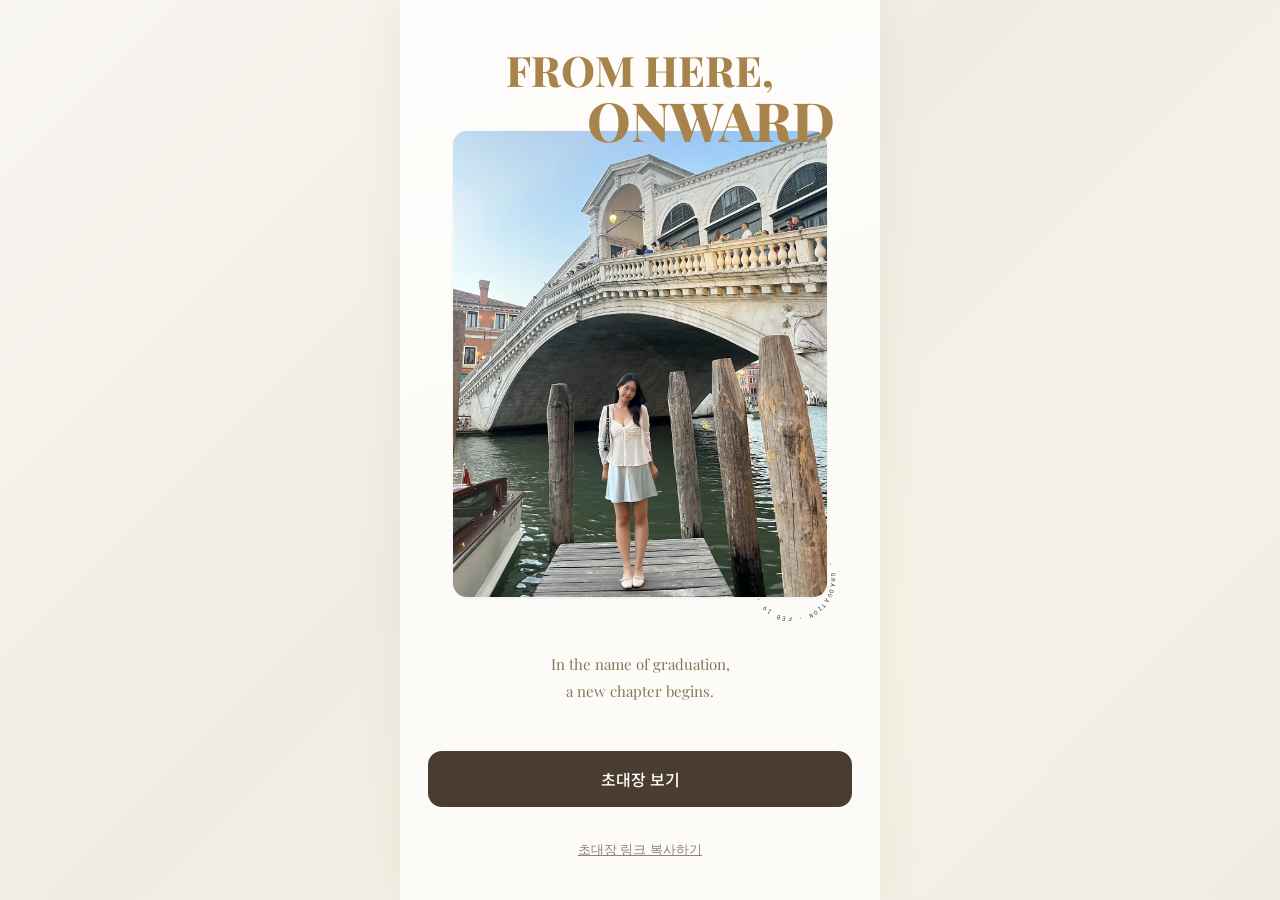
<file: index.html>
<!DOCTYPE html>
<html lang="ko">
<head>
<meta charset="UTF-8">
<meta name="viewport" content="width=device-width, initial-scale=1.0, maximum-scale=1.0">
<title>이현서 졸업식 초대장</title>
<meta name="description" content="소중한 당신을 제 졸업식에 초대합니다. 2027년 2월 19일 (금) 창원대학교 운동장">
<!-- 카카오톡·문자 링크 미리보기 -->
<meta property="og:type" content="website">
<meta property="og:url" content="https://041211lhs.github.io/graduation-invite/">
<meta property="og:title" content="이현서 졸업식 초대장">
<meta property="og:description" content="소중한 당신을 제 졸업식에 초대합니다. 2027년 2월 19일 (금) 창원대학교 운동장">
<meta property="og:image" content="https://041211lhs.github.io/graduation-invite/assets/og-image.jpg">
<meta property="og:image:width" content="1200">
<meta property="og:image:height" content="630">
<link rel="stylesheet" href="style.css">
</head>
<body>

<div id="app">

  <!-- 1. 커버 -->
  <section class="step active show" data-step="cover">
    <div class="step-body">
      <div class="cover-headline"><span class="line1">FROM HERE,</span><span class="line2">ONWARD</span></div>
      <div class="photo-frame" id="cover-photo-frame"></div>
      <div class="cover-caption">In the name of graduation,<br>a new chapter begins.</div>
    </div>
    <button class="btn btn-primary" data-next="intro">초대장 보기</button>
    <div class="link-copy">
      <button id="copy-link-btn">초대장 링크 복사하기</button>
    </div>
  </section>

  <!-- 2. 인사말 + 날짜 -->
  <section class="step" data-step="intro">
    <button class="back-btn" data-back>← 이전</button>
    <div class="step-body">
      <div class="eyebrow">Invitation</div>
      <div class="title serif">To. 당신에게</div>
      <p class="greeting-text serif">그동안 함께해주신 시간에 감사드리며,<br>제 졸업식에 소중한 당신을 초대합니다.</p>

      <div class="divider"></div>

      <div class="title small" id="ceremony-label"></div>
      <div class="dday" id="dday-text">D-</div>
      <div class="calendar">
        <div class="calendar-month">2027년 2월</div>
        <div class="calendar-grid" id="calendar-grid"></div>
      </div>
    </div>
    <button class="btn btn-primary" data-next="letter">다음</button>
  </section>

  <!-- 3. 편지 + 참석여부 -->
  <section class="step" data-step="letter">
    <button class="back-btn" data-back>← 이전</button>
    <div class="step-body">
      <div class="eyebrow">Letter</div>
      <div class="title serif">당신이 기억하는 대학생<br>이현서는 어떤 사람이었는지<br>적어주세요.</div>
      <div class="field">
        <label for="input-name">이름</label>
        <input type="text" id="input-name" maxlength="30" placeholder="이름을 입력해주세요">
      </div>
      <div class="field">
        <label for="input-letter">편지</label>
        <textarea id="input-letter" maxlength="1000" placeholder="하고 싶은 말을 자유롭게 적어주세요"></textarea>
        <div class="char-count"><span id="char-count">0</span> / 1000</div>
      </div>

      <div class="divider"></div>

      <div class="field">
        <label id="attendance-question"></label>
        <div class="btn-row">
          <button class="btn btn-toggle" id="attend-yes-btn" data-value="예">네</button>
          <button class="btn btn-toggle" id="attend-no-btn" data-value="아니요">아니요</button>
        </div>
      </div>

      <div class="error-text" id="letter-error"></div>
    </div>
    <button class="btn btn-primary" id="letter-submit-btn">확인</button>
  </section>

  <!-- 4. 참석 옵션 (참석=예일 때만) -->
  <section class="step" data-step="options">
    <button class="back-btn" data-back>← 이전</button>
    <div class="step-body">
      <div class="eyebrow">RSVP</div>
      <div class="title">어떤 방식으로 함께할까요?</div>
      <button class="btn btn-soft option-btn" data-option="같이 사진만 찍기">같이 사진만 찍기</button>
      <button class="btn btn-soft option-btn" data-option="같이 사진찍고 밥먹기">같이 사진찍고 밥먹기</button>
      <button class="btn btn-soft option-btn" data-option="같이 밥만 먹기">같이 밥만 먹기</button>
      <p class="option-desc">현서가 점심 식사를 준비할 예정이에요 (13:00~14:00)</p>
      <div class="error-text" id="options-error"></div>
    </div>
  </section>

  <!-- 5. 종료: 감사 인사 + 갤러리 + 지도 -->
  <section class="step" data-step="end">
    <div class="step-body">
      <div class="end-icon">🎓</div>
      <div class="title serif">덕분에 행복한 대학 생활을<br>즐길 수 있었습니다.<br><br>고마워요, 여러분!</div>

      <div class="divider"></div>

      <div class="eyebrow">Memories</div>
      <div class="gallery-grid" id="gallery-grid"></div>

      <div class="divider"></div>

      <div class="eyebrow">Location</div>
      <div class="place-name" id="place-name"></div>
      <div class="place-address" id="place-address"></div>
      <div class="map-box" id="map"></div>
      <div class="love-note">함께 해주셔서 감사합니다.</div>
    </div>
  </section>

</div>

<!-- 전송 중 로딩 -->
<div class="sending" id="sending" aria-live="polite">
  <div class="sending-ring"><span>🎓</span></div>
  <div class="sending-text">마음 전하는 중이에요<span class="dots"><i>.</i><i>.</i><i>.</i></span></div>
</div>

<script src="config.js"></script>
<script src="script.js"></script>
</body>
</html>
</file>
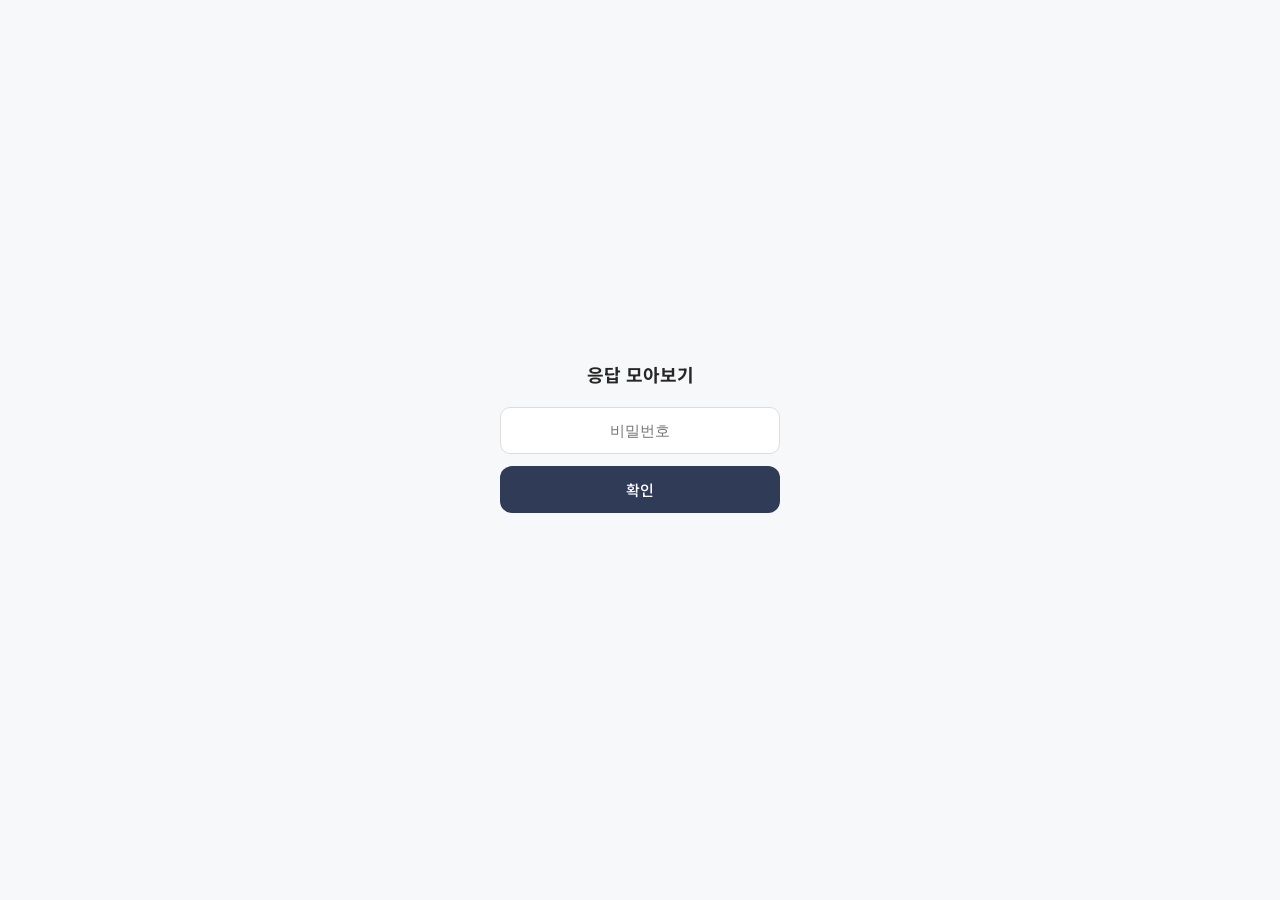
<file: admin.html>
<!DOCTYPE html>
<html lang="ko">
<head>
<meta charset="UTF-8">
<meta name="viewport" content="width=device-width, initial-scale=1.0">
<title>응답 모아보기</title>
<link rel="stylesheet" href="admin.css">
</head>
<body>

<div id="gate" class="gate">
  <div class="gate-box">
    <div class="gate-title">응답 모아보기</div>
    <input type="password" id="gate-password" placeholder="비밀번호">
    <button id="gate-submit" class="btn btn-primary">확인</button>
    <div class="gate-error" id="gate-error"></div>
  </div>
</div>

<div id="dashboard" class="dashboard" style="display:none;">
  <div class="dash-header">
    <div class="dash-title">응답 모아보기</div>
    <button id="export-btn" class="btn btn-outline btn-small">CSV로 내보내기</button>
  </div>

  <div class="summary-grid" id="summary-grid"></div>

  <div class="list" id="response-list"></div>
</div>

<script src="config.js"></script>
<script src="admin.js"></script>
</body>
</html>
</file>
<file: style.css>
@import url('https://fonts.googleapis.com/css2?family=Playfair+Display:wght@700;800;900&family=Gowun+Batang:wght@400;700&family=IBM+Plex+Mono:wght@400;500&family=Noto+Sans+KR:wght@300;400;500;700&display=swap');

:root {
  --bg: #f1ece3;
  --bg-inner: #fdfbf7;
  --text: #3a3027;
  --muted: #8f8372;
  --accent: #4a3d30;
  --accent-soft: #ffffff;
  --highlight: #c9a04a;
  --highlight-soft: #f7efdc;
  --danger: #b4493f;
  --radius: 14px;
  --radius-sm: 10px;
  --max-width: 480px;
}

* { box-sizing: border-box; }

html, body {
  margin: 0;
  padding: 0;
  background-color: var(--bg);
  /* 펄 — 은은한 광택 */
  background-image: linear-gradient(135deg, rgba(255,255,255,0.55), transparent 45%, rgba(255,250,235,0.4) 70%, transparent);
  color: var(--text);
  font-family: 'Noto Sans KR', sans-serif;
  -webkit-font-smoothing: antialiased;
}

.serif { font-family: 'Gowun Batang', serif; font-weight: 700; }

.calendar, .gallery-grid .cell, .photo-inner {
  box-shadow: 0 1px 3px rgba(0,0,0,0.06);
}

#app {
  max-width: var(--max-width);
  margin: 0 auto;
  min-height: 100vh;
  min-height: 100dvh; /* 모바일 주소창 높이 반영 */
  background-color: var(--bg-inner);
  background-image: linear-gradient(160deg, rgba(255,255,255,0.6), transparent 50%);
  position: relative;
  overflow: hidden;
  box-shadow: 0 0 40px rgba(120,95,55,0.08);
}

.step {
  display: none;
  flex-direction: column;
  gap: 28px;
  min-height: 100vh;
  min-height: 100dvh; /* 모바일 주소창 높이 반영 */
  padding: 48px 28px 40px;
  opacity: 0;
  transform: translateY(14px);
  transition: opacity 0.45s ease, transform 0.45s ease;
}

.step.active {
  display: flex;
}

.step.show {
  opacity: 1;
  transform: translateY(0);
}

.step-body {
  flex: 1;
  display: flex;
  flex-direction: column;
  justify-content: flex-start;
}

.back-btn {
  align-self: flex-start;
  background: none;
  border: none;
  color: var(--muted);
  font-size: 13px;
  cursor: pointer;
  padding: 0;
  margin-bottom: 24px;
  font-family: inherit;
}

.title.small {
  font-size: 17px;
  margin-top: 4px;
}

.divider {
  height: 1px;
  background: #ededed;
  margin: 32px 0;
}

.eyebrow {
  font-size: 13px;
  letter-spacing: 0.12em;
  color: var(--highlight);
  text-transform: uppercase;
  margin-bottom: 10px;
  text-align: center;
}

.title {
  font-size: 22px;
  font-weight: 600;
  text-align: center;
  line-height: 1.5;
  margin: 0 0 8px;
}

.subtitle {
  font-size: 15px;
  color: var(--muted);
  text-align: center;
  line-height: 1.6;
  margin: 0 0 28px;
}

/* 커버 */
.photo-inner {
  width: 100%;
  aspect-ratio: 4 / 5;
  border-radius: var(--radius);
  overflow: hidden;
  background: var(--accent-soft);
}

.photo-inner img {
  width: 100%;
  height: 100%;
  object-fit: cover;
  display: block;
}

.photo-placeholder {
  width: 100%;
  height: 100%;
  display: flex;
  align-items: center;
  justify-content: center;
  flex-direction: column;
  color: var(--muted);
  gap: 8px;
  font-size: 14px;
  background: linear-gradient(145deg, #f3f5f9, #e9edf4);
}

.photo-placeholder .icon {
  font-size: 32px;
}

.cover-headline {
  font-family: 'Playfair Display', serif;
  font-weight: 800;
  letter-spacing: -0.01em;
  color: #a8844c; /* 샴페인 브론즈 */
  margin: 0 0 -18px;
  position: relative;
  z-index: 2;
}

.cover-headline .line1 {
  display: block;
  text-align: center;
  font-size: 42px;
  line-height: 1.05;
}

.cover-headline .line2 {
  display: block;
  text-align: right;
  padding-right: 4%;
  font-size: 54px;
  line-height: 1.05;
}

.photo-frame {
  position: relative;
  z-index: 1;
  margin: 0 6% 28px;
  width: 88%;
}

.orbit-badge {
  position: absolute;
  bottom: -30px;
  right: -14px;
  width: 96px;
  height: 96px;
  z-index: 3;
  color: var(--text);
}

.orbit-badge svg {
  width: 100%;
  height: 100%;
}

.orbit-badge text {
  font-family: 'IBM Plex Mono', monospace;
  font-size: 7.5px;
  letter-spacing: 1.5px;
  fill: currentColor;
}

.cover-caption {
  text-align: center;
  font-family: 'Playfair Display', serif;
  font-size: 15px;
  line-height: 1.8;
  color: #8a7558;
  margin-top: 26px;
}

/* 인사말 */
.greeting-text {
  font-size: 17px;
  line-height: 2;
  text-align: center;
  color: var(--text);
  padding: 0 4px;
}

/* 캘린더 */
.dday {
  text-align: center;
  font-size: 40px;
  font-weight: 700;
  color: var(--highlight);
  margin-bottom: 24px;
  letter-spacing: 0.02em;
}

.calendar {
  background: var(--accent-soft);
  border-radius: var(--radius);
  padding: 18px;
}

.calendar-month {
  text-align: center;
  font-weight: 600;
  margin-bottom: 12px;
  color: var(--accent);
}

.calendar-grid {
  display: grid;
  grid-template-columns: repeat(7, 1fr);
  row-gap: 8px;
  text-align: center;
  font-size: 13px;
}

.calendar-grid .dow {
  color: var(--muted);
  font-size: 12px;
  padding-bottom: 4px;
}

.calendar-grid .day {
  padding: 6px 0;
  border-radius: 50%;
  color: var(--text);
}

.calendar-grid .day.highlight {
  background: var(--highlight);
  color: #fff;
  font-weight: 700;
}

.calendar-grid .day.empty {
  visibility: hidden;
}

.place-caption {
  text-align: center;
  margin-top: 16px;
  color: var(--muted);
  font-size: 14px;
}

.place-address {
  text-align: center;
  color: var(--muted);
  font-size: 13px;
}

/* 갤러리 — 폴라로이드 */
.gallery-grid {
  display: grid;
  grid-template-columns: repeat(3, 1fr);
  gap: 16px 10px;
  padding: 4px 2px 8px;
}

.gallery-grid .cell {
  background: #fff;
  padding: 5px 5px 0;
  border-radius: 2px;
  box-shadow: 0 2px 6px rgba(80, 60, 30, 0.18);
}

.gallery-grid .cell:nth-child(3n+1) { transform: rotate(-3deg); }
.gallery-grid .cell:nth-child(3n+2) { transform: rotate(2deg) translateY(4px); }
.gallery-grid .cell:nth-child(3n) { transform: rotate(-1.5deg); }

.gallery-grid .cell img {
  width: 100%;
  aspect-ratio: 1 / 1;
  object-fit: cover;
  display: block;
  filter: sepia(0.15) saturate(0.9);
}

.gallery-grid .caption {
  font-family: 'Gowun Batang', serif;
  font-size: 10px;
  line-height: 1.3;
  color: #5a4a3a;
  text-align: center;
  word-break: keep-all;
  min-height: 34px; /* 두 줄 캡션에 맞춰 높이 통일 */
  display: flex;
  align-items: center;
  justify-content: center;
  padding: 3px 1px;
}

.gallery-grid .cell .num {
  width: 100%;
  aspect-ratio: 1 / 1;
  display: flex;
  align-items: center;
  justify-content: center;
  color: var(--muted);
  font-size: 13px;
  background: var(--accent-soft);
}

/* 사진 저장 방지 — 꾹 누르기 메뉴·선택·끌기 차단 */
.gallery-grid img, .photo-frame img {
  -webkit-touch-callout: none;
  -webkit-user-select: none;
  user-select: none;
  pointer-events: none;
}

.gallery-grid .cell .num {
  width: 100%;
  aspect-ratio: 1 / 1;
  display: flex;
  align-items: center;
  justify-content: center;
  color: var(--muted);
  font-size: 13px;
}

/* 장소 */
.place-name {
  text-align: center;
  font-size: 20px;
  font-weight: 600;
  margin-bottom: 6px;
}

.place-sub {
  text-align: center;
  color: var(--muted);
  font-size: 14px;
  margin-bottom: 28px;
}

/* 지도 */
.map-box {
  width: 100%;
  aspect-ratio: 4 / 3;
  margin-top: 16px;
  border-radius: var(--radius);
  overflow: hidden;
  background: var(--accent-soft);
}

.map-box img {
  width: 100%;
  height: 100%;
  object-fit: cover;
  display: block;
}

/* 폼 */
.field {
  margin-bottom: 20px;
}

.field label {
  display: block;
  font-size: 14px;
  font-weight: 500;
  margin-bottom: 8px;
  color: var(--text);
}

.field input[type="text"] {
  width: 100%;
  padding: 14px 16px;
  border: 1px solid #e0e0e0;
  border-radius: var(--radius-sm);
  font-size: 15px;
  font-family: inherit;
  background: #fafafa;
}

.field textarea {
  width: 100%;
  min-height: 160px;
  padding: 14px 16px;
  border: 1px solid #e0e0e0;
  border-radius: var(--radius-sm);
  font-size: 15px;
  font-family: inherit;
  resize: vertical;
  background: #fafafa;
  line-height: 1.6;
}

.field input:focus, .field textarea:focus {
  outline: none;
  border-color: var(--accent);
  background: #fff;
}

.char-count {
  text-align: right;
  font-size: 12px;
  color: var(--muted);
  margin-top: 6px;
}

.error-text {
  color: var(--danger);
  font-size: 13px;
  margin-top: 10px;
  text-align: center;
  min-height: 18px;
}

/* 버튼 */
.btn {
  display: block;
  width: 100%;
  padding: 16px 18px;
  border: none;
  border-radius: var(--radius);
  font-size: 16px;
  font-weight: 500;
  font-family: inherit;
  cursor: pointer;
  text-align: center;
  text-decoration: none;
  transition: transform 0.15s ease, opacity 0.15s ease;
}

.btn:active {
  transform: scale(0.98);
}

.btn-primary {
  background: var(--accent);
  color: #fff;
}

.btn-outline {
  background: #fff;
  color: var(--accent);
  border: 1px solid var(--accent);
}

.btn-soft {
  background: var(--accent-soft);
  color: var(--accent);
}

.btn-toggle {
  background: #fff;
  color: var(--text);
  border: 1px solid #ddd;
}

.btn-toggle.selected {
  background: var(--text);
  color: var(--bg);
  border-color: var(--text);
}

.btn[disabled] {
  opacity: 0.5;
  cursor: default;
}

.btn + .btn {
  margin-top: 12px;
}

.btn-row {
  display: flex;
  gap: 12px;
  margin-top: 8px;
}

.btn-row .btn {
  flex: 1;
}

.btn-row .btn + .btn {
  margin-top: 0;
}

.option-desc {
  text-align: center;
  color: var(--muted);
  font-size: 13px;
  margin-top: 18px;
  line-height: 1.6;
}

.spacer-top {
  margin-top: auto;
}

.link-copy {
  text-align: center;
}

.link-copy button {
  background: none;
  border: none;
  color: var(--muted);
  font-size: 13px;
  cursor: pointer;
  text-decoration: underline;
}

.end-icon {
  text-align: center;
  font-size: 44px;
  margin-bottom: 18px;
}

.loading-dot {
  display: inline-block;
  width: 6px;
  height: 6px;
  border-radius: 50%;
  background: currentColor;
  margin: 0 2px;
  opacity: 0.4;
  animation: blink 1.2s infinite;
}
.loading-dot:nth-child(2) { animation-delay: 0.2s; }
.loading-dot:nth-child(3) { animation-delay: 0.4s; }

@keyframes blink {
  0%, 80%, 100% { opacity: 0.25; }
  40% { opacity: 1; }
}

/* 마지막 인사 */
.love-note {
  text-align: center;
  font-family: 'Gowun Batang', serif;
  font-size: 12px;
  color: var(--muted);
  opacity: 0.6;
  margin-top: 28px;
  letter-spacing: 0.04em;
}

/* 전송 중 로딩 */
.sending {
  position: fixed;
  inset: 0;
  z-index: 100;
  display: none;
  flex-direction: column;
  align-items: center;
  justify-content: center;
  gap: 18px;
  background: rgba(253, 251, 247, 0.85);
  -webkit-backdrop-filter: blur(3px);
  backdrop-filter: blur(3px);
}

.sending.on { display: flex; }

.sending-ring {
  position: relative;
  width: 64px;
  height: 64px;
  display: flex;
  align-items: center;
  justify-content: center;
}

.sending-ring::before {
  content: '';
  position: absolute;
  inset: 0;
  border-radius: 50%;
  border: 4px solid var(--highlight-soft);
  border-top-color: var(--highlight);
  animation: spin 0.9s linear infinite;
}

.sending-ring span {
  font-size: 26px;
  animation: hop 0.9s ease-in-out infinite;
}

.sending-text {
  font-family: 'Gowun Batang', serif;
  font-size: 15px;
  color: var(--text);
}

.sending-text .dots i {
  font-style: normal;
  animation: blink 1.2s infinite;
}
.sending-text .dots i:nth-child(2) { animation-delay: 0.2s; }
.sending-text .dots i:nth-child(3) { animation-delay: 0.4s; }

@keyframes spin { to { transform: rotate(360deg); } }
@keyframes hop { 0%, 100% { transform: translateY(0) rotate(-6deg); } 50% { transform: translateY(-5px) rotate(6deg); } }
@keyframes blink { 0%, 100% { opacity: 0.2; } 50% { opacity: 1; } }

/* 편지 페이지 — 확인 버튼을 내용 바로 아래로 */
.step[data-step="letter"] {
  gap: 12px;
}

.step[data-step="letter"] .step-body {
  flex: 0 0 auto;
}

.step[data-step="letter"] .title {
  margin-bottom: 28px;
}

/* 참석 옵션 페이지 — 화면 가운데, 버튼 사이 여유 */
.step[data-step="options"] .step-body {
  justify-content: center;
  padding-bottom: 48px;
}

.step[data-step="options"] .title {
  margin-bottom: 32px;
}

.option-btn {
  border: 1px solid #e6dccb;
  box-shadow: 0 1px 4px rgba(120, 95, 55, 0.06);
}

.option-btn + .option-btn {
  margin-top: 16px;
}
</file>
<file: admin.css>
@import url('https://fonts.googleapis.com/css2?family=Noto+Sans+KR:wght@400;500;700&display=swap');

:root {
  --bg: #ffffff;
  --text: #262626;
  --muted: #8a8a8a;
  --accent: #2f3b57;
  --accent-soft: #eef1f6;
  --highlight: #c9a04a;
  --green: #4a8463;
  --green-soft: #e7f2ec;
  --gray-soft: #f0f0f0;
  --radius: 14px;
}

* { box-sizing: border-box; }

body {
  margin: 0;
  background: #f7f8fa;
  color: var(--text);
  font-family: 'Noto Sans KR', sans-serif;
}

.gate {
  min-height: 100vh;
  display: flex;
  align-items: center;
  justify-content: center;
}

.gate-box {
  width: 280px;
  text-align: center;
}

.gate-title {
  font-size: 18px;
  font-weight: 700;
  margin-bottom: 20px;
}

.gate-box input {
  width: 100%;
  padding: 14px;
  border: 1px solid #ddd;
  border-radius: 10px;
  font-size: 15px;
  margin-bottom: 12px;
  text-align: center;
}

.gate-error {
  color: #b4493f;
  font-size: 13px;
  margin-top: 10px;
  min-height: 16px;
}

.btn {
  display: inline-block;
  padding: 13px 18px;
  border: none;
  border-radius: 12px;
  font-size: 15px;
  font-weight: 500;
  cursor: pointer;
  font-family: inherit;
}

.btn-primary {
  background: var(--accent);
  color: #fff;
  width: 100%;
}

.btn-outline {
  background: #fff;
  border: 1px solid var(--accent);
  color: var(--accent);
}

.btn-small {
  padding: 9px 14px;
  font-size: 13px;
}

.dashboard {
  max-width: 760px;
  margin: 0 auto;
  padding: 32px 20px 60px;
}

.dash-header {
  display: flex;
  justify-content: space-between;
  align-items: center;
  margin-bottom: 24px;
}

.dash-title {
  font-size: 22px;
  font-weight: 700;
}

.summary-grid {
  display: grid;
  grid-template-columns: repeat(auto-fit, minmax(110px, 1fr));
  gap: 10px;
  margin-bottom: 28px;
}

.summary-card {
  background: #fff;
  border-radius: var(--radius);
  padding: 16px;
  text-align: center;
  box-shadow: 0 1px 4px rgba(0,0,0,0.05);
}

.summary-card .num {
  font-size: 24px;
  font-weight: 700;
  color: var(--accent);
  margin-bottom: 4px;
}

.summary-card .label {
  font-size: 12px;
  color: var(--muted);
}

.list {
  display: flex;
  flex-direction: column;
  gap: 10px;
}

.card {
  background: #fff;
  border-radius: var(--radius);
  padding: 18px 20px;
  box-shadow: 0 1px 4px rgba(0,0,0,0.05);
}

.card-top {
  display: flex;
  justify-content: space-between;
  align-items: center;
  margin-bottom: 8px;
}

.card-name {
  font-weight: 700;
  font-size: 16px;
}

.card-time {
  font-size: 12px;
  color: var(--muted);
}

.badge {
  display: inline-block;
  padding: 4px 10px;
  border-radius: 20px;
  font-size: 12px;
  font-weight: 500;
  margin-top: 2px;
}

.badge-yes { background: var(--green-soft); color: var(--green); }
.badge-no { background: var(--gray-soft); color: var(--muted); }
.badge-pending { background: #fdf3e0; color: var(--highlight); }

.card-option {
  font-size: 13px;
  color: var(--accent);
  margin-top: 4px;
}

.card-letter {
  margin-top: 10px;
  font-size: 14px;
  line-height: 1.6;
  color: var(--text);
  white-space: pre-wrap;
  overflow: hidden;
  max-height: 44px;
}

.card-letter.expanded {
  max-height: none;
}

.card-toggle {
  margin-top: 6px;
  font-size: 12px;
  color: var(--accent);
  cursor: pointer;
  text-decoration: underline;
  background: none;
  border: none;
  padding: 0;
}

.empty-msg {
  text-align: center;
  color: var(--muted);
  padding: 60px 0;
}
</file>
